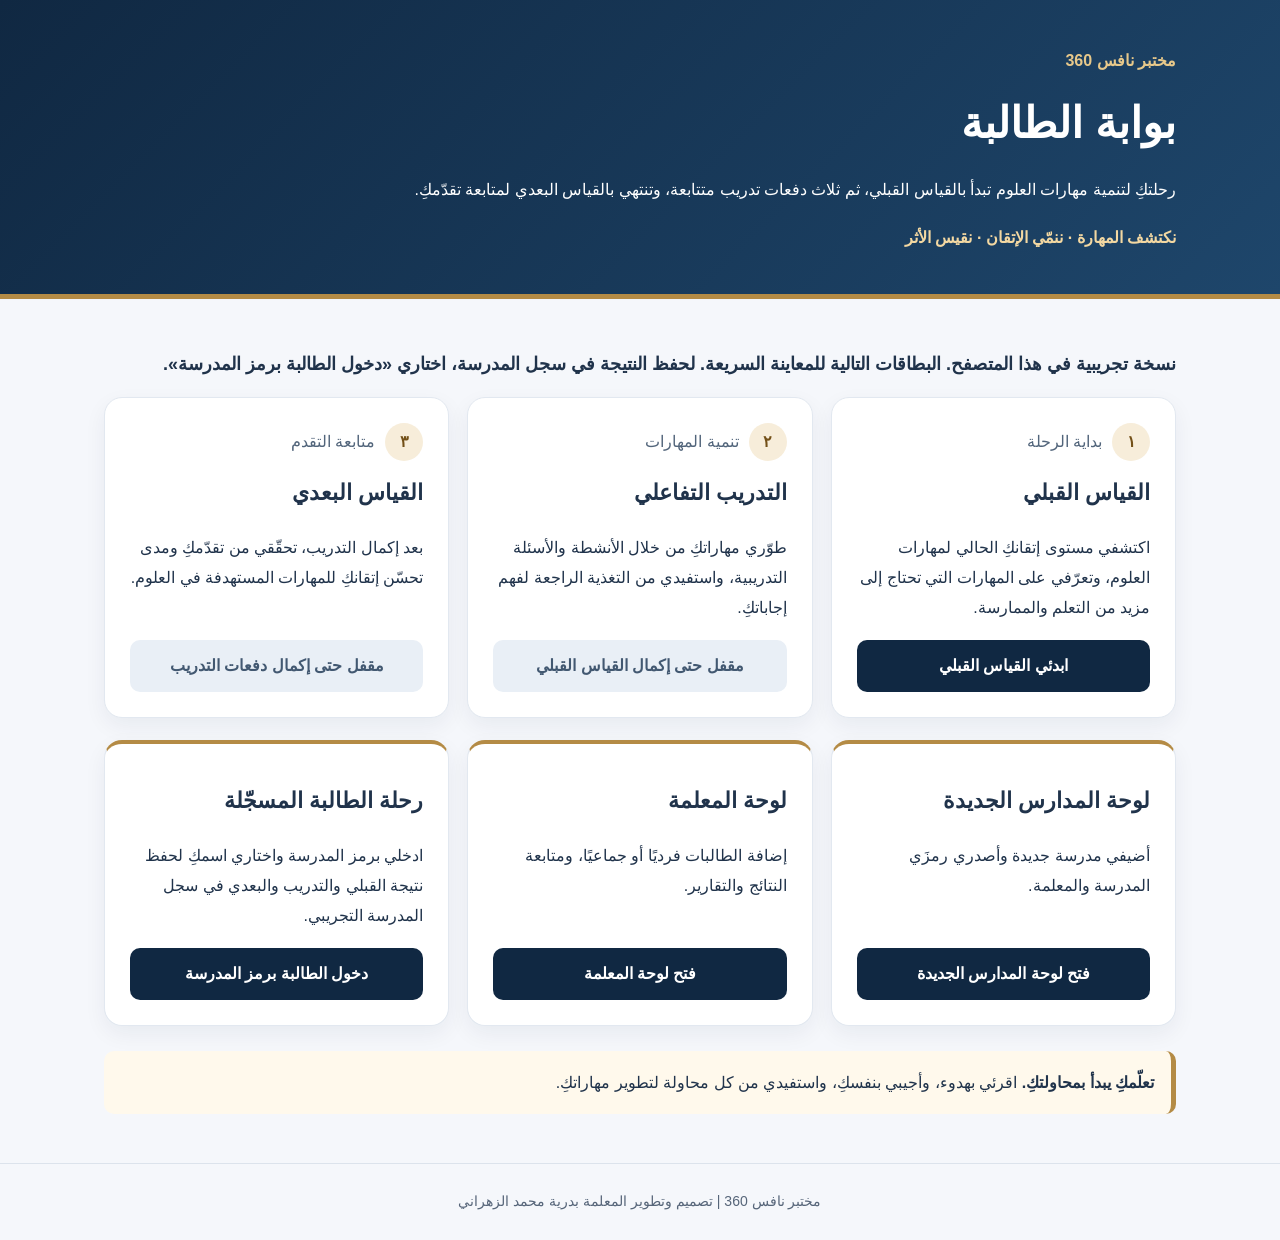
<file: index.html>
<!doctype html>
<html lang="ar" dir="rtl">
<head>
<meta charset="utf-8">
<meta name="viewport" content="width=device-width,initial-scale=1">
<meta name="theme-color" content="#102842">
<meta name="description" content="مختبر نافس 360: القياس القبلي والتدريب التفاعلي والقياس البعدي">
<title>مختبر نافس 360 | البوابة الرئيسية</title>
<style>
:root {
  font-family: Tahoma,Arial,sans-serif;
  color-scheme: light;
  --navy:#102842;
  --gold:#b48b45;
  --paper:#f5f7fb;
  --ink:#20334b;
}
* { box-sizing:border-box; }
body {
  margin:0;
  background:var(--paper);
  color:var(--ink);
  line-height:1.85;
}
a { color:inherit; }
.wrap { max-width:1120px;margin:auto;padding:24px; }
.hero {
  background:linear-gradient(135deg,#102842,#1e466b);
  color:white;
  border-bottom:5px solid var(--gold);
}
.hero .wrap { padding-top:46px;padding-bottom:42px; }
.brand { color:#e7c88a;font-weight:700; }
h1 { font-size:clamp(27px,4vw,43px);margin:8px 0 12px; }
h2 { font-size:22px;margin:12px 0; }
p { margin:8px 0 18px; }
.tag { color:#f3d8a2;font-weight:bold; }
.intro { margin:25px 0 15px;font-size:18px;font-weight:bold; }
.grid {
  display:grid;
  grid-template-columns:repeat(3,minmax(0,1fr));
  gap:18px;
}
.card {
  background:#fff;
  border:1px solid #e2e8f0;
  border-radius:18px;
  padding:25px;
  box-shadow:0 8px 22px rgba(15,37,63,.06);
  display:flex;
  flex-direction:column;
}
.card .top {
  display:flex;
  align-items:center;
  gap:10px;
  color:#52657b;
}
.num {
  display:inline-grid;
  place-items:center;
  width:38px;
  height:38px;
  background:#f7edda;
  border-radius:50%;
  color:#735018;
  font-weight:bold;
}
.card p { flex:1; }
.btn {
  display:block;
  text-decoration:none;
  text-align:center;
  background:var(--navy);
  color:white;
  border-radius:10px;
  padding:11px 16px;
  font-weight:bold;
}
.btn:hover,.btn:focus-visible {
  background:#285781;
  outline:3px solid #d9b875;
  outline-offset:2px;
}
.btn[aria-disabled="true"] {
  background:#e9eff6;
  color:#425871;
  cursor:default;
  outline:none;
}
.extra {
  display:grid;
  grid-template-columns:1fr 1fr;
  gap:18px;
  margin-top:22px;
}
.school-portals { grid-template-columns:repeat(3,minmax(0,1fr)); }
.extra .card { border-top:4px solid var(--gold); }
.note {
  margin:25px 0;
  background:#fff9ec;
  border-right:5px solid var(--gold);
  border-radius:10px;
  padding:17px;
}
.foot {
  text-align:center;
  border-top:1px solid #dce3ec;
  padding:25px 12px;
  color:#566579;
  font-size:14px;
}
@media(max-width:760px) {
  .grid,.extra { grid-template-columns:1fr; }
  .wrap { padding:18px; }
  .hero .wrap { padding-top:30px;padding-bottom:30px; }
}
</style>
</head>
<body>

<header class="hero">
  <div class="wrap">
    <div class="brand">مختبر نافس 360</div>
    <h1>بوابة الطالبة</h1>
    <p>
      رحلتكِ لتنمية مهارات العلوم تبدأ بالقياس القبلي،
      ثم ثلاث دفعات تدريب متتابعة، وتنتهي بالقياس البعدي
      لمتابعة تقدّمكِ.
    </p>
    <div class="tag">
      نكتشف المهارة · ننمّي الإتقان · نقيس الأثر
    </div>
  </div>
</header>

<main class="wrap">
  <p class="intro"><strong>نسخة تجريبية في هذا المتصفح.</strong> البطاقات التالية للمعاينة السريعة. لحفظ النتيجة في سجل المدرسة، اختاري «دخول الطالبة برمز المدرسة».</p>

  <section class="grid" aria-label="مراحل التعلم">

    <article class="card">
      <div class="top">
        <span class="num">١</span>
        <span>بداية الرحلة</span>
      </div>
      <h2>القياس القبلي</h2>
      <p>
        اكتشفي مستوى إتقانكِ الحالي لمهارات العلوم،
        وتعرّفي على المهارات التي تحتاج إلى مزيد من التعلم والممارسة.
      </p>
      <a class="btn" href="./pre/">ابدئي القياس القبلي</a>
    </article>

    <article class="card">
      <div class="top">
        <span class="num">٢</span>
        <span>تنمية المهارات</span>
      </div>
      <h2>التدريب التفاعلي</h2>
      <p>
        طوّري مهاراتكِ من خلال الأنشطة والأسئلة التدريبية،
        واستفيدي من التغذية الراجعة لفهم إجاباتكِ.
      </p>
      <a class="btn" data-journey-stage="training" data-path="./training/" data-open-label="انتقلي إلى التدريب" aria-disabled="true" data-locked-label="مقفل حتى إكمال القياس القبلي">مقفل حتى إكمال القياس القبلي</a>
    </article>

    <article class="card">
      <div class="top">
        <span class="num">٣</span>
        <span>متابعة التقدم</span>
      </div>
      <h2>القياس البعدي</h2>
      <p>
        بعد إكمال التدريب، تحقّقي من تقدّمكِ
        ومدى تحسّن إتقانكِ للمهارات المستهدفة في العلوم.
      </p>
      <a class="btn" data-journey-stage="post" data-path="./post/" data-open-label="ابدئي القياس البعدي" aria-disabled="true" data-locked-label="مقفل حتى إكمال دفعات التدريب">مقفل حتى إكمال دفعات التدريب</a>
    </article>

  </section>

  <section class="extra school-portals" aria-label="بوابات المدارس والمعلمات والطالبات">
    <article class="card">
      <h2>لوحة المدارس الجديدة</h2>
      <p>أضيفي مدرسة جديدة وأصدري رمزَي المدرسة والمعلمة.</p>
      <a class="btn" href="./admin/">فتح لوحة المدارس الجديدة</a>
    </article>
    <article class="card">
      <h2>لوحة المعلمة</h2>
      <p>إضافة الطالبات فرديًا أو جماعيًا، ومتابعة النتائج والتقارير.</p>
      <a class="btn" href="./teacher/">فتح لوحة المعلمة</a>
    </article>
    <article class="card">
      <h2>رحلة الطالبة المسجّلة</h2>
      <p>ادخلي برمز المدرسة واختاري اسمكِ لحفظ نتيجة القبلي والتدريب والبعدي في سجل المدرسة التجريبي.</p>
      <a class="btn" href="./student/">دخول الطالبة برمز المدرسة</a>
    </article>
  </section>

  <aside class="note">
    <strong>تعلّمكِ يبدأ بمحاولتكِ.</strong>
    اقرئي بهدوء، وأجيبي بنفسكِ،
    واستفيدي من كل محاولة لتطوير مهاراتكِ.
  </aside>
</main>

<footer class="foot">
  مختبر نافس 360 |
  تصميم وتطوير المعلمة بدرية محمد الزهراني
</footer>

  <script src="./assets/demo-journey.js" defer></script>
</body>
</html>
</file>
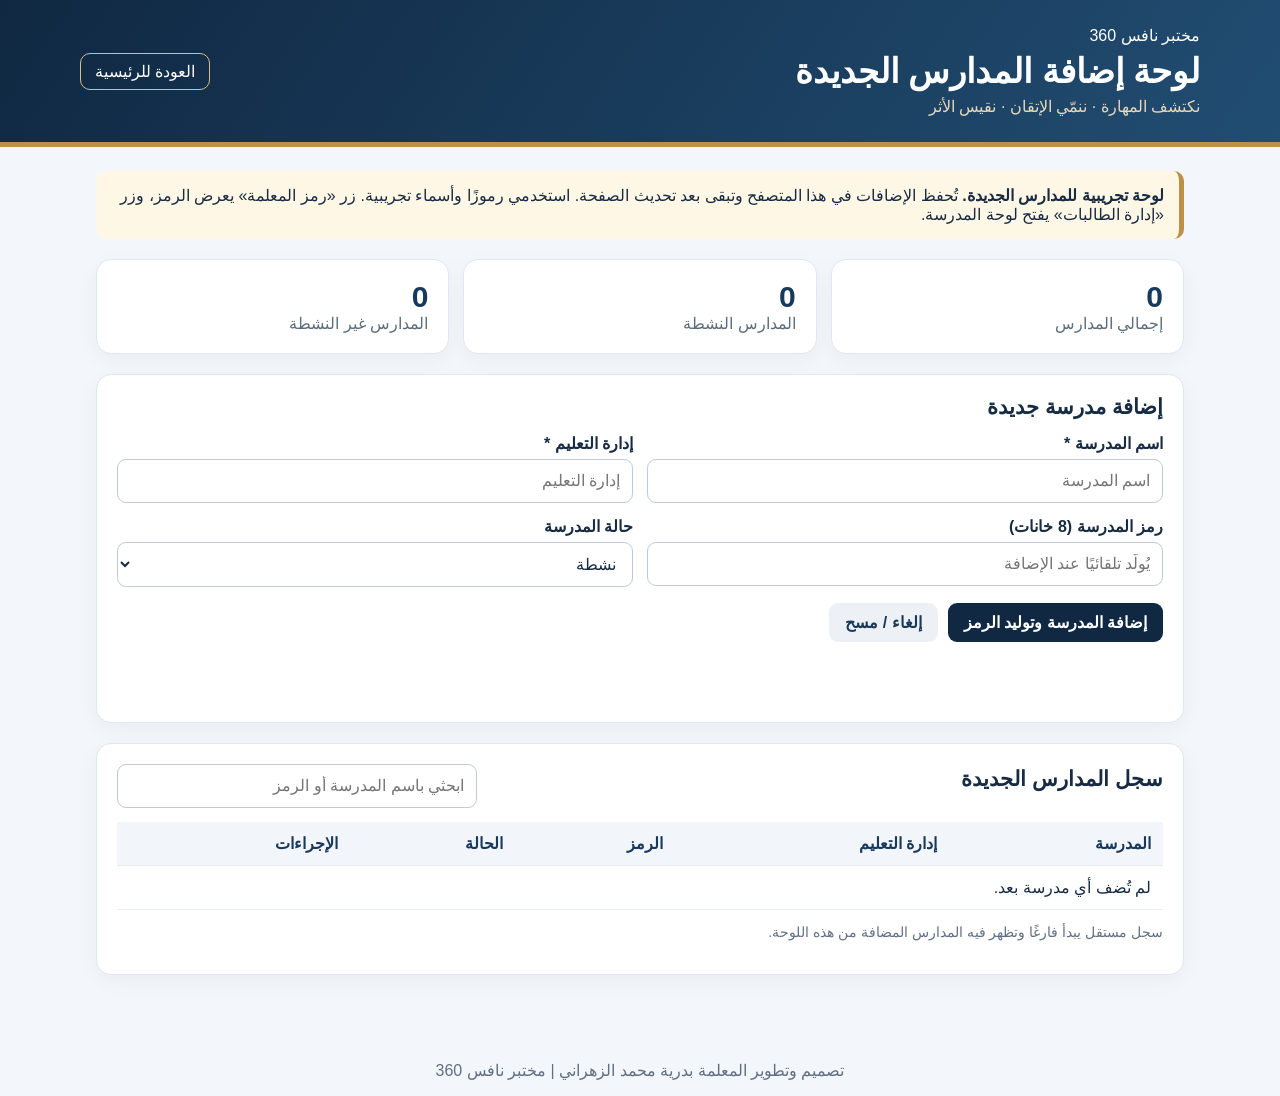
<file: admin/index.html>
<!doctype html>
<html lang="ar" dir="rtl">
<head>
<meta charset="utf-8">
<meta name="viewport" content="width=device-width,initial-scale=1">
<meta name="theme-color" content="#102842">
<title>مختبر نافس 360 | لوحة الإدارة</title>
<style>
:root {
  font-family:Tahoma,Arial,sans-serif;
  color:#172b43;
  background:#f3f6fa;
}
* { box-sizing:border-box; }
body { margin:0; }
header {
  background:linear-gradient(125deg,#102842,#214d72);
  color:#fff;
  border-bottom:5px solid #bc9147;
  padding:26px 18px;
}
header .wrap,main { max-width:1120px;margin:auto; }
h1 { margin:6px 0;font-size:clamp(24px,3vw,34px); }
header p { margin:0;color:#e8d7b8; }
.top {
  display:flex;
  align-items:center;
  justify-content:space-between;
  gap:16px;
  flex-wrap:wrap;
}
a { color:inherit; }
.home {
  border:1px solid #d7bd86;
  padding:8px 14px;
  border-radius:10px;
  text-decoration:none;
}
main { padding:24px 16px 50px; }
.notice {
  background:#fff7e6;
  border-right:5px solid #bc9147;
  padding:15px;
  border-radius:10px;
  margin-bottom:20px;
}
.stats {
  display:grid;
  grid-template-columns:repeat(3,1fr);
  gap:14px;
  margin-bottom:20px;
}
.stat,.panel {
  background:#fff;
  border:1px solid #e0e7f0;
  border-radius:15px;
  padding:20px;
  box-shadow:0 6px 20px #1028420b;
}
.stat strong {
  display:block;
  font-size:30px;
  color:#173a5c;
}
.stat span { color:#5c6d7c; }
h2 { margin:0 0 15px;font-size:21px; }
.formgrid {
  display:grid;
  grid-template-columns:repeat(2,1fr);
  gap:14px;
}
label { display:block;font-weight:700;margin-bottom:6px; }
input,select {
  width:100%;
  padding:12px;
  border:1px solid #bfcbd8;
  border-radius:9px;
  font:inherit;
  background:#fff;
  color:#172b43;
}
input:focus,select:focus,button:focus-visible {
  outline:3px solid #d4ac5d;
  outline-offset:2px;
}
.actions {
  display:flex;
  gap:10px;
  flex-wrap:wrap;
  margin-top:16px;
}
button {
  font:inherit;
  border:0;
  border-radius:9px;
  padding:10px 16px;
  cursor:pointer;
  background:#102842;
  color:#fff;
  font-weight:bold;
}
button.secondary { background:#edf1f6;color:#173a5c; }
button.warn { background:#805122; }
button:disabled { opacity:.55;cursor:not-allowed; }
.panel { margin-bottom:20px; }
.toolbar {
  display:flex;
  gap:12px;
  align-items:center;
  justify-content:space-between;
  flex-wrap:wrap;
  margin-bottom:14px;
}
.toolbar input { max-width:360px; }
.tablewrap { overflow-x:auto; }
table {
  width:100%;
  border-collapse:collapse;
  min-width:650px;
}
th,td {
  text-align:right;
  padding:12px;
  border-bottom:1px solid #e8edf3;
}
th { background:#f2f5fa;color:#173a5c; }
td button,.school-action-link { padding:6px 9px;font-size:13px;margin:2px; }
.school-action-link { display:inline-block;font-weight:bold; }
.status { font-weight:bold; }
.on { color:#176d4c; }
.off { color:#995526; }
.muted { color:#617084;font-size:14px; }
#message { min-height:28px;font-weight:bold;color:#176d4c; }
#message.error { color:#a22b2b; }
code { display:inline-block;font-weight:bold; }
footer { text-align:center;color:#607082;padding:16px; }
@media(max-width:700px) {
  .stats { grid-template-columns:1fr; }
  .formgrid { grid-template-columns:1fr; }
  .stat strong { font-size:25px; }
}
</style>
</head>
<body>

<header>
  <div class="wrap top">
    <div>
      <div>مختبر نافس 360</div>
      <h1>لوحة إضافة المدارس الجديدة</h1>
      <p>نكتشف المهارة · ننمّي الإتقان · نقيس الأثر</p>
    </div>
    <a class="home" href="../">العودة للرئيسية</a>
  </div>
</header>

<main>
  <div class="notice">
    <strong>لوحة تجريبية للمدارس الجديدة.</strong>
    تُحفظ الإضافات في هذا المتصفح وتبقى بعد تحديث الصفحة.
    استخدمي رموزًا وأسماء تجريبية. زر «رمز المعلمة» يعرض الرمز، وزر «إدارة الطالبات» يفتح لوحة المدرسة.
  </div>

  <section class="stats" aria-label="المؤشرات">
    <div class="stat">
      <strong id="total">0</strong>
      <span>إجمالي المدارس</span>
    </div>
    <div class="stat">
      <strong id="active">0</strong>
      <span>المدارس النشطة</span>
    </div>
    <div class="stat">
      <strong id="inactive">0</strong>
      <span>المدارس غير النشطة</span>
    </div>
  </section>

  <section class="panel">
    <h2 id="formTitle">إضافة مدرسة جديدة</h2>
    <form id="schoolForm">
      <div class="formgrid">
        <div>
          <label for="schoolName">اسم المدرسة *</label>
          <input id="schoolName" maxlength="120"
                 required placeholder="اسم المدرسة">
        </div>
        <div>
          <label for="educationOffice">إدارة التعليم *</label>
          <input id="educationOffice" maxlength="120"
                 required placeholder="إدارة التعليم">
        </div>
        <div>
          <label for="schoolCode">رمز المدرسة (8 خانات)</label>
          <input id="schoolCode" readonly
                 placeholder="يُولّد تلقائيًا عند الإضافة">
        </div>
        <div>
          <label for="schoolStatus">حالة المدرسة</label>
          <select id="schoolStatus">
            <option value="active">نشطة</option>
            <option value="inactive">غير نشطة</option>
          </select>
        </div>
      </div>
      <div class="actions">
        <button id="saveBtn" type="submit">
          إضافة المدرسة وتوليد الرمز
        </button>
        <button class="secondary" id="resetBtn" type="button">
          إلغاء / مسح
        </button>
      </div>
      <p id="message" role="status" aria-live="polite"></p>
    </form>
  </section>

  <section class="panel">
    <div class="toolbar">
      <h2>سجل المدارس الجديدة</h2>
      <input id="search" type="search"
             placeholder="ابحثي باسم المدرسة أو الرمز"
             aria-label="البحث في المدارس">
    </div>
    <div class="tablewrap">
      <table>
        <thead>
          <tr>
            <th>المدرسة</th>
            <th>إدارة التعليم</th>
            <th>الرمز</th>
            <th>الحالة</th>
            <th>الإجراءات</th>
          </tr>
        </thead>
        <tbody id="rows">
          <tr><td colspan="5">لم تُضف مدارس بعد</td></tr>
        </tbody>
      </table>
    </div>
<p class="muted">سجل مستقل يبدأ فارغًا وتظهر فيه المدارس المضافة من هذه اللوحة.</p>
  </section>
</main>

<footer>
  تصميم وتطوير المعلمة بدرية محمد الزهراني | مختبر نافس 360
</footer>

<script src="../assets/school-registry.js" defer></script>
<script src="../assets/schools-admin.js" defer></script>
</body>
</html>
</file>
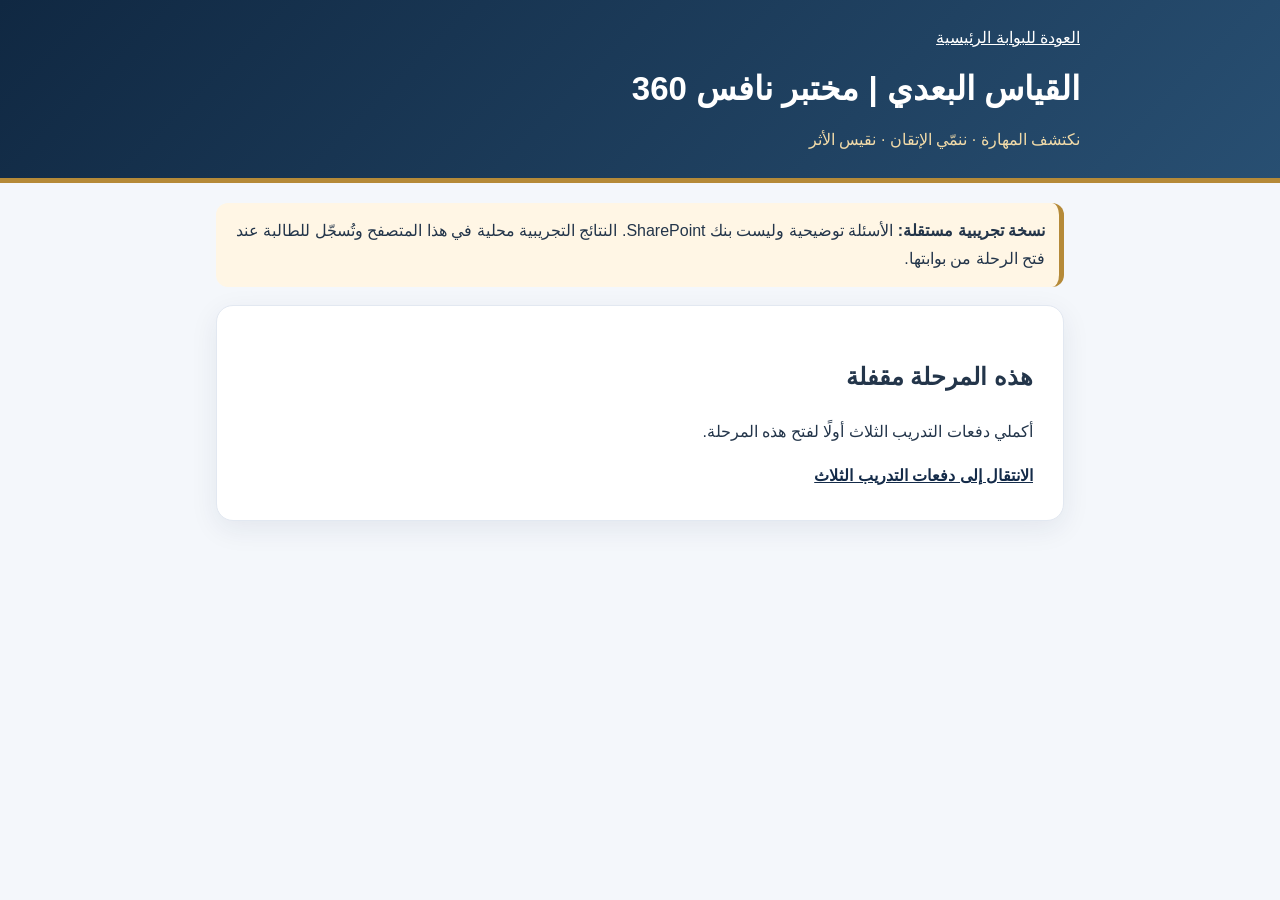
<file: post/index.html>
<!doctype html>
<html lang="ar" dir="rtl">
<head>
  <meta charset="utf-8">
  <meta name="viewport" content="width=device-width, initial-scale=1">
  <meta name="theme-color" content="#142b49">
  <title>مختبر نافس 360 | القياس البعدي التجريبي</title>

  <link rel="stylesheet" href="../assets/demo.css">
</head>

<body data-mode="post">
  <header>
    <div>
      <a class="back" id="journey-back" href="../">العودة للبوابة الرئيسية</a>
      <h1>القياس البعدي | مختبر نافس 360</h1>
      <p>نكتشف المهارة · ننمّي الإتقان · نقيس الأثر</p>
    </div>
  </header>

  <main>
    <div class="notice">
      <strong>نسخة تجريبية مستقلة:</strong>
      الأسئلة توضيحية وليست بنك SharePoint.
      النتائج التجريبية محلية في هذا المتصفح وتُسجّل للطالبة عند فتح الرحلة من بوابتها.
    </div>

    <section class="panel" id="locked">
      <h2>هذه المرحلة مقفلة</h2>
      <p id="locked-note">أكملي دفعات التدريب الثلاث أولًا لفتح هذه المرحلة.</p>
      <a class="stage-link" id="locked-link" data-journey-link href="../training/">الانتقال إلى دفعات التدريب الثلاث</a>
    </section>

    <section class="panel hidden" id="welcome">
      <h2 id="welcome-heading" tabindex="-1">محاكاة القياس البعدي من 30 سؤالًا</h2>
      <p id="welcome-note">
        تعرض هذه المحاكاة أسئلة العرض التجريبي بترتيب مختلف داخل كل مجال. نتيجتها للتجربة فقط ولا تُستخدم لقياس أثر التدريب.
      </p>
      <button id="start" type="button">بدء المحاكاة</button>
    </section>

    <section class="panel hidden" id="quiz">
      <div class="meta" id="meta"></div>

      <progress
        id="progress"
        max="30"
        value="0"
        aria-label="تقدم الإجابات">
      </progress>

      <h2 class="question" tabindex="-1" id="question"></h2>

      <div
        class="options"
        id="options"
        role="radiogroup"
        aria-label="خيارات الإجابة">
      </div>

      <p
        class="status"
        id="status"
        role="status"
        aria-live="polite">
      </p>

      <div class="actions">
        <button class="secondary" id="previous" type="button">
          السابق
        </button>
        <button id="next" type="button">التالي</button>
      </div>
    </section>

    <section class="panel hidden" id="result" aria-live="polite">
      <h2 id="result-heading" tabindex="-1">نتيجة التجربة</h2>
      <p id="progress-message" role="status"></p>
      <p class="big" id="score"></p>
      <p id="percent"></p>
      <div class="summary" id="domains"></div>
      <p id="result-note"></p>
      <button id="restart" type="button">إعادة التجربة</button>
      <p><a class="stage-link" href="../">العودة إلى الصفحة الرئيسية</a></p>
    </section>
  </main>

  <script src="../assets/school-registry.js" defer></script>
  <script src="../assets/demo-journey.js" defer></script>
  <script src="../assets/questions-demo.js" defer></script>
  <script src="../assets/pre-demo.js" defer></script>
</body>
</html>
</file>
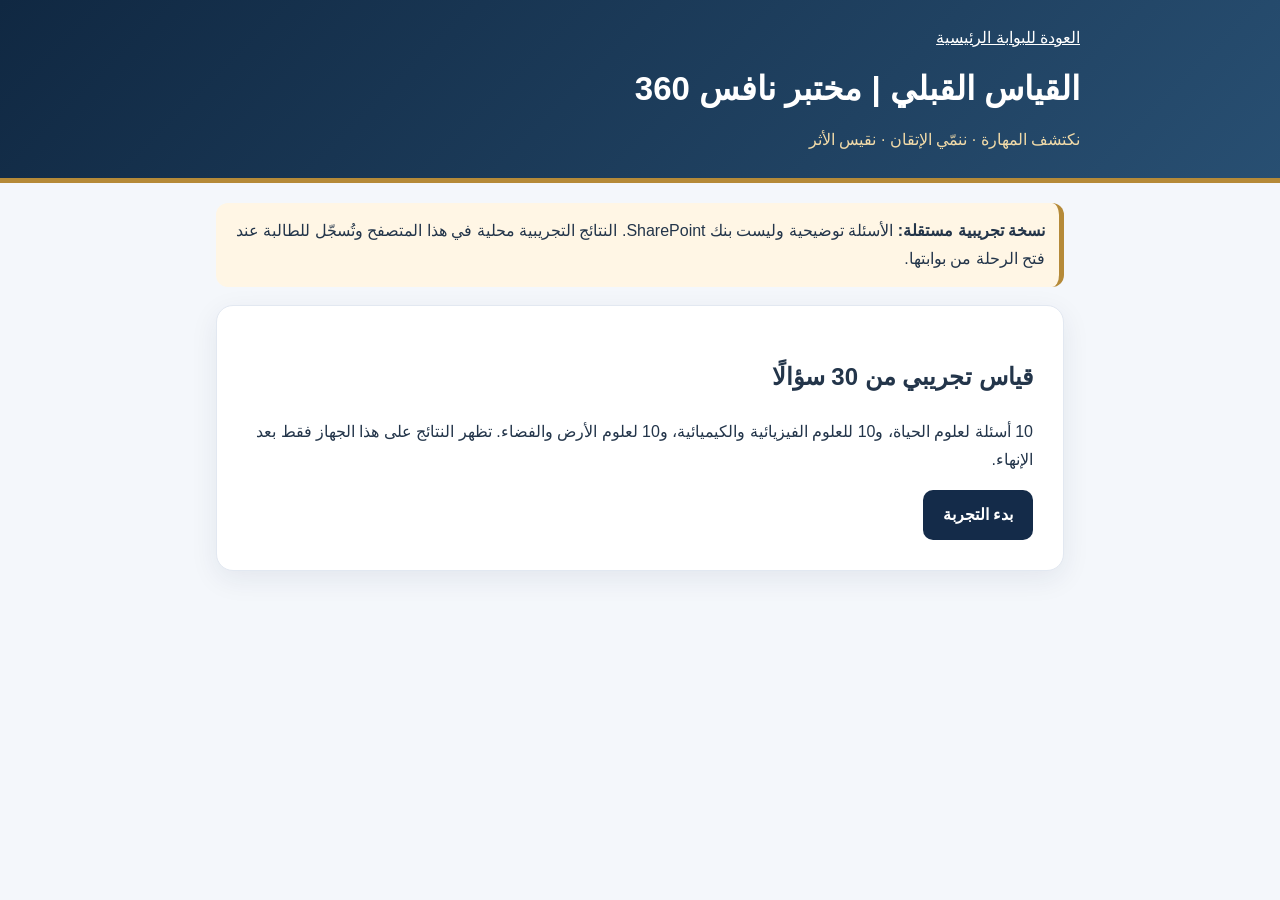
<file: pre/index.html>
<!doctype html>
<html lang="ar" dir="rtl">
<head>
  <meta charset="utf-8">
  <meta name="viewport" content="width=device-width, initial-scale=1">
  <meta name="theme-color" content="#142b49">
  <title>مختبر نافس 360 | القياس القبلي التجريبي</title>

  <link rel="stylesheet" href="../assets/demo.css">
</head>

<body>
  <header>
    <div>
      <a class="back" id="journey-back" href="../">العودة للبوابة الرئيسية</a>
      <h1>القياس القبلي | مختبر نافس 360</h1>
      <p>نكتشف المهارة · ننمّي الإتقان · نقيس الأثر</p>
    </div>
  </header>

  <main>
    <div class="notice">
      <strong>نسخة تجريبية مستقلة:</strong>
      الأسئلة توضيحية وليست بنك SharePoint.
      النتائج التجريبية محلية في هذا المتصفح وتُسجّل للطالبة عند فتح الرحلة من بوابتها.
    </div>

    <section class="panel hidden" id="locked">
      <h2>هذه المرحلة مقفلة</h2>
      <p id="locked-note"></p>
      <a class="stage-link" id="locked-link" href="../student/">العودة إلى بوابة الطالبة</a>
    </section>

    <section class="panel" id="welcome">
      <h2 id="welcome-heading" tabindex="-1">قياس تجريبي من 30 سؤالًا</h2>
      <p id="welcome-note">
        10 أسئلة لعلوم الحياة،
        و10 للعلوم الفيزيائية والكيميائية،
        و10 لعلوم الأرض والفضاء.
        تظهر النتائج على هذا الجهاز فقط بعد الإنهاء.
      </p>
      <button id="start" type="button">بدء التجربة</button>
    </section>

    <section class="panel hidden" id="quiz">
      <div class="meta" id="meta"></div>

      <progress
        id="progress"
        max="30"
        value="0"
        aria-label="تقدم الإجابات">
      </progress>

      <h2 class="question" tabindex="-1" id="question"></h2>

      <div
        class="options"
        id="options"
        role="radiogroup"
        aria-label="خيارات الإجابة">
      </div>

      <p
        class="status"
        id="status"
        role="status"
        aria-live="polite">
      </p>

      <div class="actions">
        <button class="secondary" id="previous" type="button">
          السابق
        </button>
        <button id="next" type="button">التالي</button>
      </div>
    </section>

    <section class="panel hidden" id="result" aria-live="polite">
      <h2 id="result-heading" tabindex="-1">نتيجة التجربة</h2>
      <p id="progress-message" role="status"></p>
      <p class="big" id="score"></p>
      <p id="percent"></p>
      <div class="summary" id="domains"></div>
      <p id="result-note"></p>
      <button id="restart" type="button">إعادة التجربة</button>
      <p id="onward" hidden><a class="stage-link" data-journey-link href="../training/">الانتقال إلى دفعات التدريب</a></p>
    </section>
  </main>

  <script src="../assets/school-registry.js" defer></script>
  <script src="../assets/demo-journey.js" defer></script>
  <script src="../assets/questions-demo.js" defer></script>
  <script src="../assets/pre-demo.js" defer></script>
</body>
</html>
</file>
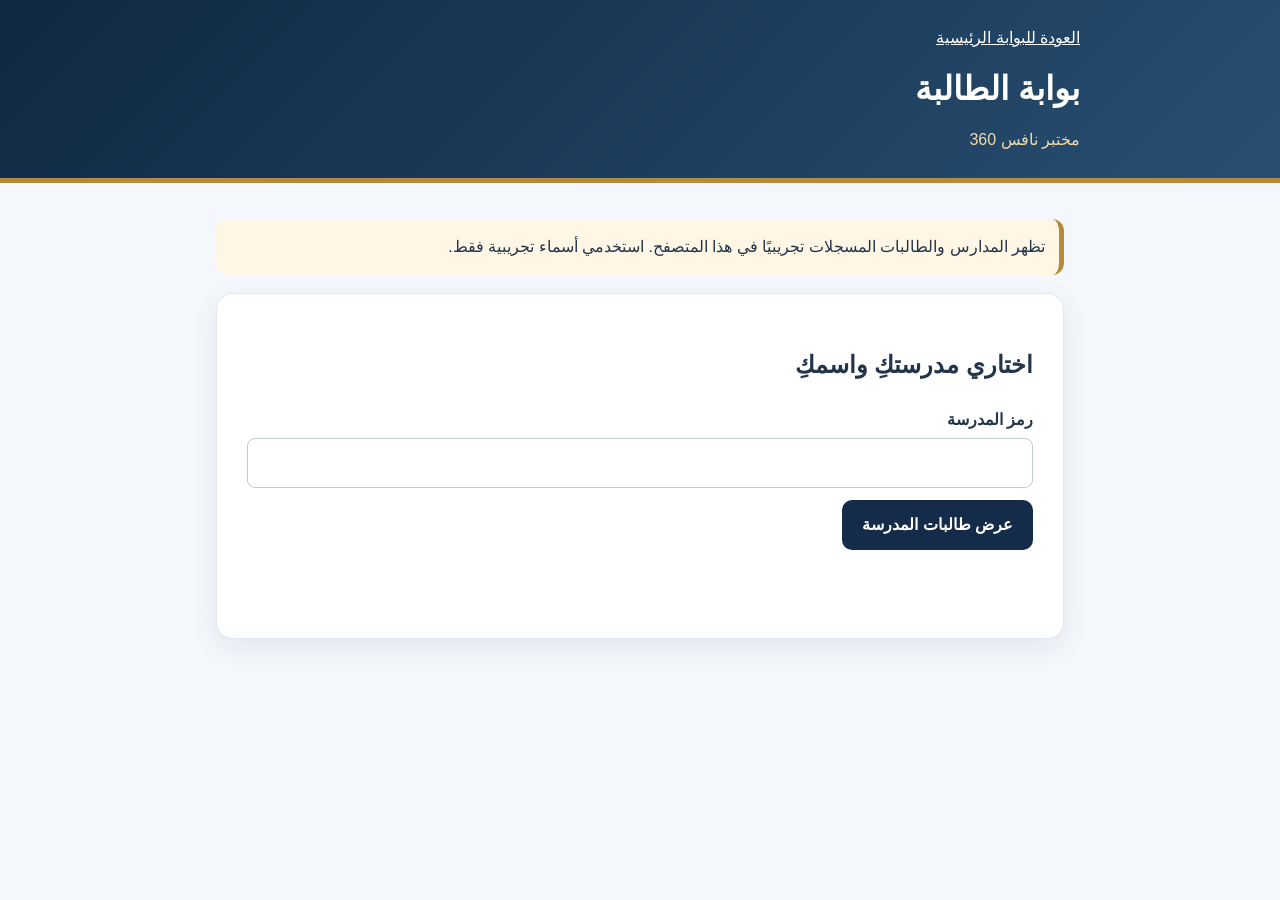
<file: student/index.html>
<!doctype html>
<html lang="ar" dir="rtl">
<head>
  <meta charset="utf-8">
  <meta name="viewport" content="width=device-width,initial-scale=1">
  <title>مختبر نافس 360 | دخول الطالبة</title>
  <link rel="stylesheet" href="../assets/demo.css">
  <link rel="stylesheet" href="../assets/school-portals.css">
</head>
<body>
<header><div><a class="back" href="../">العودة للبوابة الرئيسية</a><h1>بوابة الطالبة</h1><p>مختبر نافس 360</p></div></header>
<main>
  <p class="notice">تظهر المدارس والطالبات المسجلات تجريبيًا في هذا المتصفح. استخدمي أسماء تجريبية فقط.</p>
  <section class="panel">
    <h2>اختاري مدرستكِ واسمكِ</h2>
    <form id="school-form">
      <label for="student-school-code">رمز المدرسة</label><input id="student-school-code" dir="ltr" required maxlength="8" autocomplete="off">
      <div class="toolbar"><button type="submit">عرض طالبات المدرسة</button></div>
    </form>
    <form id="student-form" hidden>
      <p><label for="student-name">اسم الطالبة</label><select id="student-name" required></select></p>
      <button type="submit">فتح رحلتي التعليمية</button>
    </form>
    <p id="student-status" role="status" class="status"></p>
  </section>
  <section class="panel" id="student-workspace" hidden>
    <h2 id="student-title"></h2>
    <div class="grid" id="student-stages"></div>
    <div class="toolbar"><button id="student-logout" class="secondary" type="button">تغيير الطالبة</button></div>
  </section>
</main>
<script src="../assets/school-registry.js" defer></script>
<script src="../assets/student-portal.js" defer></script>
</body>
</html>
</file>
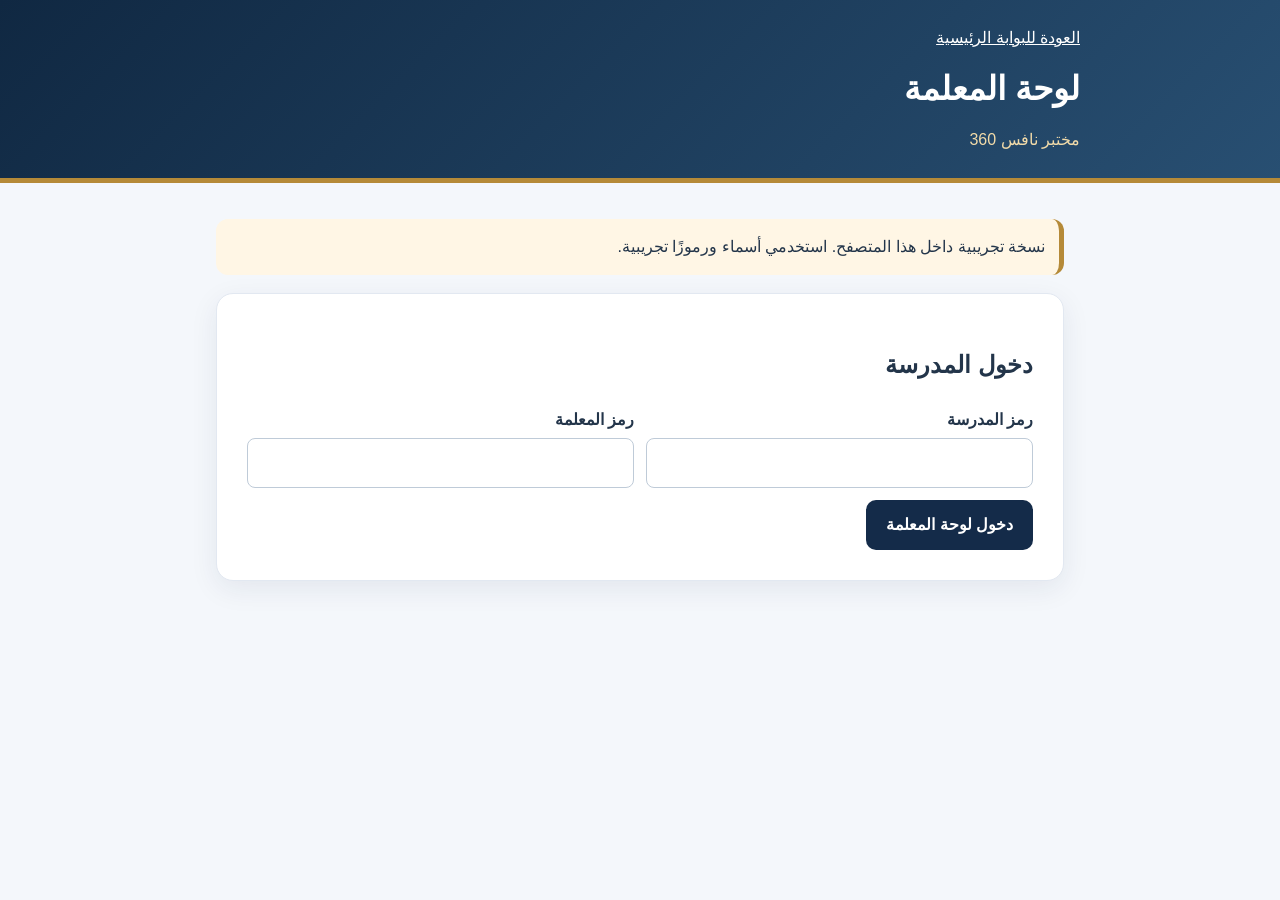
<file: teacher/index.html>
<!doctype html>
<html lang="ar" dir="rtl">
<head>
  <meta charset="utf-8">
  <meta name="viewport" content="width=device-width,initial-scale=1">
  <title>مختبر نافس 360 | لوحة المعلمة</title>
  <link rel="stylesheet" href="../assets/demo.css">
  <link rel="stylesheet" href="../assets/school-portals.css">
</head>
<body>
<header><div><a class="back" href="../">العودة للبوابة الرئيسية</a><h1>لوحة المعلمة</h1><p>مختبر نافس 360</p></div></header>
<main>
  <p class="notice">نسخة تجريبية داخل هذا المتصفح. استخدمي أسماء ورموزًا تجريبية.</p>
  <section class="panel" id="teacher-login">
    <h2>دخول المدرسة</h2>
    <form id="teacher-form">
      <div class="grid">
        <div><label for="school-code">رمز المدرسة</label><input id="school-code" dir="ltr" required maxlength="8" autocomplete="off"></div>
        <div><label for="teacher-code">رمز المعلمة</label><input id="teacher-code" type="password" dir="ltr" required maxlength="8" autocomplete="off"></div>
      </div>
      <div class="toolbar"><button type="submit">دخول لوحة المعلمة</button></div>
    </form>
  </section>
  <p id="teacher-status" class="status" role="status"></p>
  <div id="teacher-workspace" hidden>
    <section class="panel">
      <h2 id="school-title"></h2>
      <p id="school-metrics"></p>
      <div class="toolbar"><button id="group-report" type="button">التقرير الجماعي</button><button id="csv-report" type="button">تصدير CSV</button><button id="logout" class="secondary" type="button">خروج</button></div>
    </section>
    <section class="panel">
      <h2>إضافة الطالبات</h2>
      <form id="single-form">
        <label for="single-name">اسم الطالبة</label><input id="single-name" required minlength="3" maxlength="120">
        <div class="toolbar"><button type="submit">إضافة طالبة</button></div>
      </form>
      <form id="bulk-form">
        <p><label for="bulk-names">الإضافة الجماعية</label>الصقي كل اسم في سطر، ثم راجعي القائمة قبل الحفظ.</p>
        <textarea id="bulk-names" rows="5" required maxlength="60000"></textarea>
        <div class="toolbar"><button type="submit">معاينة الأسماء</button></div>
      </form>
      <div id="bulk-preview" hidden>
        <p id="preview-summary" role="status"></p><ol id="preview-names"></ol>
        <button type="button" id="bulk-save">حفظ الأسماء المعتمدة</button>
      </div>
    </section>
    <section class="panel">
      <h2>سجل الطالبات والنتائج</h2>
      <div class="tablewrap"><table>
        <thead><tr><th>الطالبة</th><th>القبلي</th><th>التدريب</th><th>البعدي</th><th>التغير</th><th>الإجراءات</th></tr></thead>
        <tbody id="student-rows"></tbody>
      </table></div>
    </section>
  </div>
  <dialog id="student-edit" aria-labelledby="student-edit-title">
    <h2 id="student-edit-title">تعديل الطالبة</h2>
    <form id="student-edit-form">
      <div id="student-edit-field"><label for="student-edit-name">الاسم الجديد</label><input id="student-edit-name" maxlength="120"></div>
      <p id="student-edit-note"></p>
      <div class="toolbar"><button id="student-edit-save" type="submit">حفظ</button><button class="secondary" type="button" id="student-edit-cancel">إلغاء</button></div>
    </form>
  </dialog>
  <dialog id="report" aria-labelledby="report-title">
    <h2 id="report-title"></h2><div id="report-content"></div>
    <div class="toolbar no-print"><button type="button" id="print-report">طباعة / حفظ PDF</button><form method="dialog"><button class="secondary">إغلاق</button></form></div>
  </dialog>
</main>
<script src="../assets/school-registry.js" defer></script>
<script src="../assets/teacher-demo.js" defer></script>
</body>
</html>
</file>
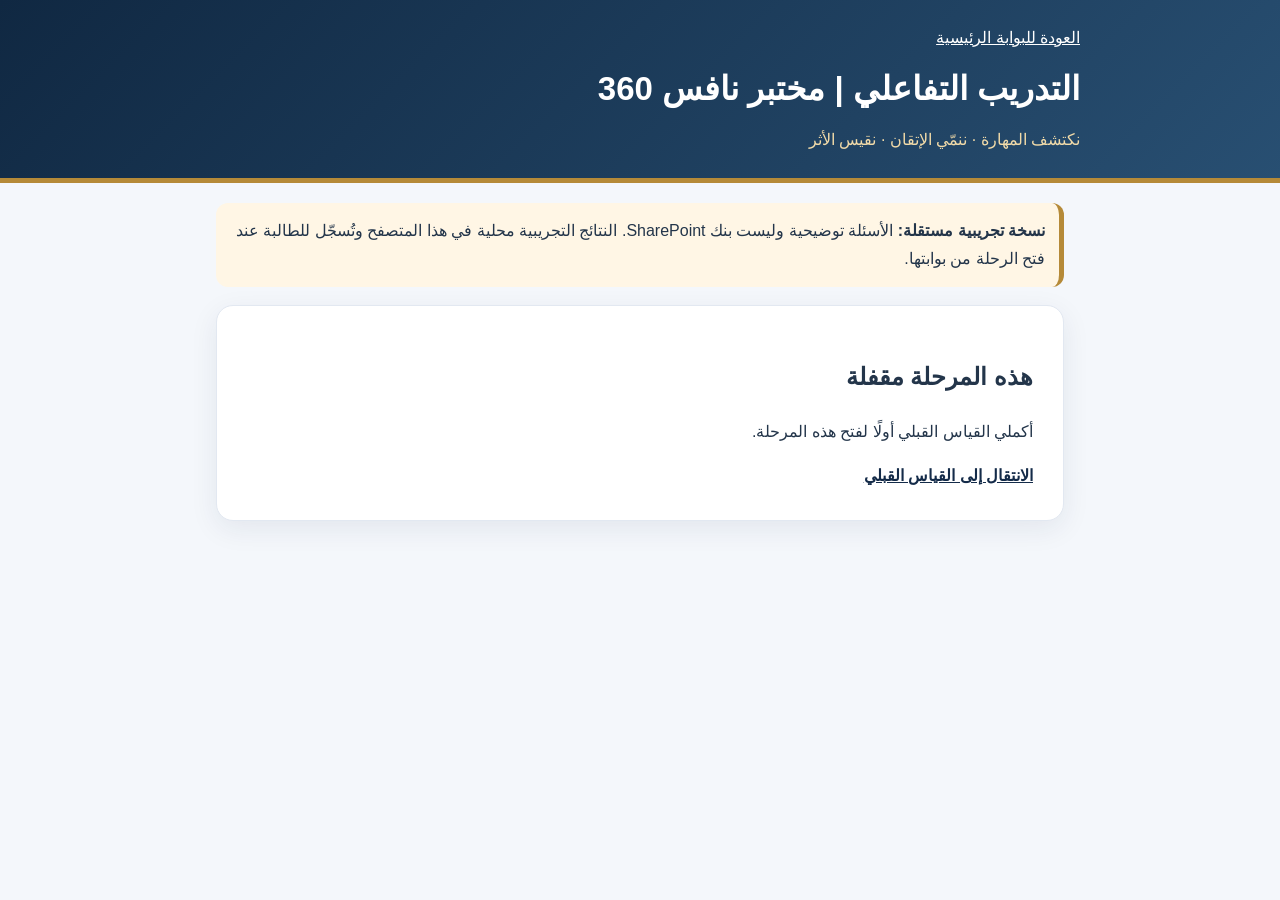
<file: training/index.html>
<!doctype html>
<html lang="ar" dir="rtl">
<head>
  <meta charset="utf-8">
  <meta name="viewport" content="width=device-width, initial-scale=1">
  <meta name="theme-color" content="#142b49">
  <title>مختبر نافس 360 | التدريب التفاعلي التجريبي</title>

  <link rel="stylesheet" href="../assets/demo.css">
</head>

<body data-mode="training">
  <header>
    <div>
      <a class="back" id="journey-back" href="../">العودة للبوابة الرئيسية</a>
      <h1>التدريب التفاعلي | مختبر نافس 360</h1>
      <p>نكتشف المهارة · ننمّي الإتقان · نقيس الأثر</p>
    </div>
  </header>

  <main>
    <div class="notice">
      <strong>نسخة تجريبية مستقلة:</strong>
      الأسئلة توضيحية وليست بنك SharePoint.
      النتائج التجريبية محلية في هذا المتصفح وتُسجّل للطالبة عند فتح الرحلة من بوابتها.
    </div>

    <section class="panel" id="locked">
      <h2>هذه المرحلة مقفلة</h2>
      <p id="locked-note">أكملي القياس القبلي أولًا لفتح هذه المرحلة.</p>
      <a class="stage-link" id="locked-link" data-journey-link href="../pre/">الانتقال إلى القياس القبلي</a>
    </section>

    <section class="panel hidden" id="welcome">
      <h2 id="welcome-heading" tabindex="-1">دفعات التدريب التفاعلي</h2>
      <p id="welcome-note">
        ثلاث دفعات، في كل دفعة 10 أسئلة. تظهر التغذية الراجعة بعد كل إجابة، وتُفتح الدفعة التالية عند إكمال الحالية.
      </p>
      <ol class="batch-list" id="batches" aria-label="دفعات التدريب"></ol>
    </section>

    <section class="panel hidden" id="quiz">
      <div class="meta" id="meta"></div>

      <progress
        id="progress"
        max="30"
        value="0"
        aria-label="تقدم الإجابات">
      </progress>

      <h2 class="question" tabindex="-1" id="question"></h2>

      <div
        class="options"
        id="options"
        role="radiogroup"
        aria-label="خيارات الإجابة">
      </div>

      <p
        class="status"
        id="status"
        role="status"
        aria-live="polite">
      </p>

      <div class="actions">
        <button class="secondary" id="previous" type="button">
          السابق
        </button>
        <button id="next" type="button">التالي</button>
      </div>
    </section>

    <section class="panel hidden" id="result" aria-live="polite">
      <h2 id="result-heading" tabindex="-1">نتيجة التجربة</h2>
      <p id="progress-message" role="status"></p>
      <p class="big" id="score"></p>
      <p id="percent"></p>
      <div class="summary" id="domains"></div>
      <p id="result-note"></p>
      <button id="restart" type="button">العودة إلى دفعات التدريب</button>
      <p id="onward" hidden><a class="stage-link" data-journey-link href="../post/">الانتقال إلى محاكاة القياس البعدي</a></p>
    </section>
  </main>

  <script src="../assets/school-registry.js" defer></script>
  <script src="../assets/demo-journey.js" defer></script>
  <script src="../assets/questions-demo.js" defer></script>
  <script src="../assets/pre-demo.js" defer></script>
</body>
</html>
</file>
<file: assets/demo.css>
:root {
  font-family: Tahoma, Arial, sans-serif;
  --navy: #142b49;
  --gold: #b58a38;
  --ink: #23354a;
}

* { box-sizing: border-box; }

body {
  margin: 0;
  background: #f4f7fb;
  color: var(--ink);
  line-height: 1.75;
}

header {
  padding: 24px 16px;
  background: linear-gradient(135deg, #102842, #284f72);
  border-bottom: 5px solid var(--gold);
  color: white;
}

header > div, main {
  max-width: 880px;
  margin: auto;
}

h1 {
  font-size: clamp(23px, 4vw, 33px);
  margin: 8px 0;
}

header p {
  margin: 0;
  color: #f2dba9;
}

.back { color: white; }

main { padding: 20px 16px 60px; }

.notice {
  background: #fff6e5;
  border-right: 5px solid var(--gold);
  padding: 14px;
  border-radius: 12px;
  margin-bottom: 18px;
}

.panel {
  background: white;
  border-radius: 17px;
  padding: clamp(17px, 4vw, 30px);
  box-shadow: 0 8px 28px #142b4914;
  border: 1px solid #e2e8f1;
}

.meta {
  color: #53657a;
  font-weight: bold;
}

.question {
  font-size: clamp(20px, 3vw, 25px);
  margin: 15px 0;
  line-height: 1.8;
}

.options {
  display: grid;
  gap: 10px;
  margin-top: 17px;
}

.option {
  display: flex;
  align-items: center;
  gap: 14px;
  padding: 14px 15px;
  border: 2px solid #dae2ee;
  border-radius: 12px;
  font-size: 19px;
  cursor: pointer;
}

.option:has(input:checked) {
  border-color: var(--gold);
  background: #fff9eb;
}

.option input {
  width: 22px;
  height: 22px;
  accent-color: var(--navy);
  flex-shrink: 0;
}

button {
  font: inherit;
  cursor: pointer;
  background: var(--navy);
  color: white;
  border: 0;
  border-radius: 10px;
  padding: 11px 20px;
  font-weight: bold;
}

button:disabled {
  opacity: .5;
  cursor: not-allowed;
}

button.secondary {
  background: #e9eff6;
  color: var(--navy);
}

button:focus-visible,
.option:focus-within {
  outline: 3px solid var(--gold);
  outline-offset: 2px;
}

.actions {
  display: flex;
  flex-wrap: wrap;
  justify-content: space-between;
  gap: 10px;
  margin-top: 25px;
}

progress {
  width: 100%;
  height: 12px;
  accent-color: var(--gold);
  margin: 12px 0;
}

.status {
  min-height: 26px;
  color: #a43c29;
  font-weight: bold;
}

.hidden { display: none !important; }

.big {
  font-size: 30px;
  color: var(--navy);
  font-weight: bold;
}

.summary {
  background: #edf4fa;
  border-radius: 12px;
  padding: 18px;
}

.summary strong { color: var(--navy); }

.domain {
  border-bottom: 1px solid #d9e1ed;
  padding: 9px 0;
}

@media (max-width: 520px) {
  .option { font-size: 17px; }
  .actions button { flex: 1; }
}

.stage-link { color: var(--navy); font-weight: 700; }

.batch-list {
  list-style: none;
  padding: 0;
  display: grid;
  gap: 12px;
}

.batch-list li {
  display: grid;
  gap: 8px;
  justify-items: start;
  border: 1px solid #d9e1ed;
  border-radius: 12px;
  padding: 14px;
}
</file>
<file: assets/school-portals.css>
.panel { margin: 0 0 18px; }
.grid { display: grid; grid-template-columns: repeat(auto-fit, minmax(185px, 1fr)); gap: 12px; }
label { display: block; font-weight: 700; margin-bottom: 4px; }
input, select, textarea {
  width: 100%; padding: 10px; border: 1px solid #bfcbd8; border-radius: 8px;
  background: #fff; color: var(--ink); font: inherit;
}
input:focus-visible, select:focus-visible, textarea:focus-visible { outline: 2px solid var(--gold); }
textarea { resize: vertical; }
.tablewrap { overflow-x: auto; }
table { width: 100%; border-collapse: collapse; min-width: 550px; }
th, td { text-align: start; border-bottom: 1px solid #dce6ef; padding: 10px; }
th { background: #edf4fa; }
.toolbar { display: flex; align-items: center; flex-wrap: wrap; gap: 10px; margin-top: 12px; }
.step { padding: 12px; border: 1px solid #dce6ef; border-radius: 10px; }
.step strong { display: block; }
.step a { display: inline-block; margin-top: 7px; }
[hidden] { display: none !important; }
dialog {
  width: min(92vw, 780px); max-height: 88vh; overflow: auto; padding: 20px;
  color: var(--ink); border: 1px solid #dce6ef; border-radius: 14px;
}
dialog::backdrop { background: #10284299; }
@page { size: A4; margin: 14mm; }
@media print {
  body.print-report > header, body.print-report main > :not(dialog), .no-print { display: none !important; }
  body.print-report, body.print-report main { padding: 0; background: white; }
  body.print-report dialog { display: block; position: static; max-height: none; width: 100%; padding: 0; border: 0; }
  body.print-report dialog::backdrop { display: none; }
  body.print-report table { min-width: 0; }
}
</file>
